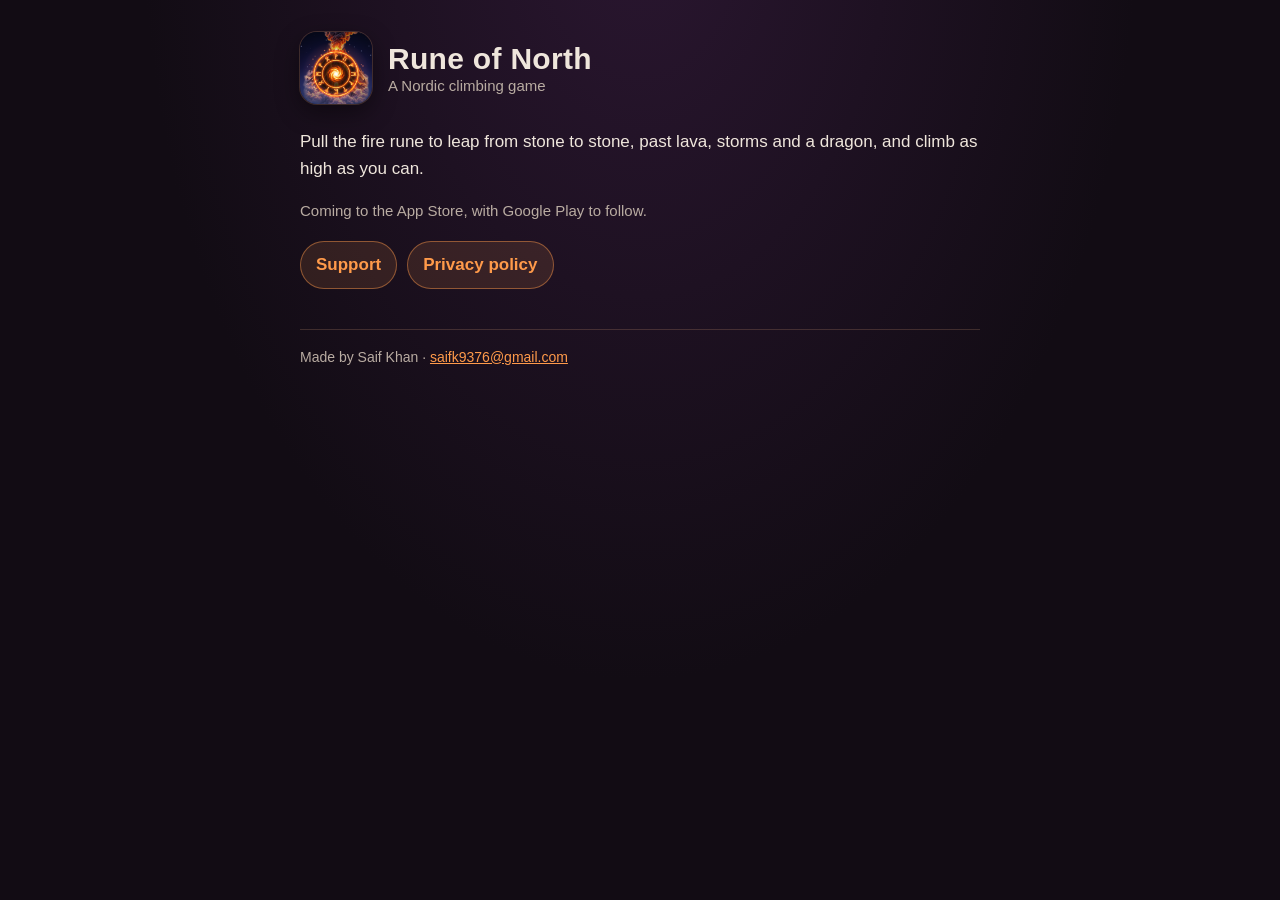
<file: index.html>
<!doctype html>
<html lang="en">
<head>
<meta charset="utf-8"><meta name="viewport" content="width=device-width,initial-scale=1">
<title>Rune of North</title>
<meta name="description" content="Rune of North, a Nordic climbing game for iPhone.">
<link rel="icon" href="/assets/rune-of-north-icon.png">
<link rel="stylesheet" href="/assets/site.css">
</head>
<body><main>
<header><img src="/assets/rune-of-north-icon.png" alt="Rune of North icon"><h1>Rune of North<small>A Nordic climbing game</small></h1></header>
<p>Pull the fire rune to leap from stone to stone, past lava, storms and a dragon, and climb as high as you can.</p>
<p class="dim">Coming to the App Store, with Google Play to follow.</p>
<div class="links"><a href="/rune-of-north/">Support</a><a href="/rune-of-north/privacy/">Privacy policy</a></div>
<footer>Made by Saif Khan · <a href="mailto:saifk9376@gmail.com">saifk9376@gmail.com</a></footer>
</main></body>
</html>
</file>
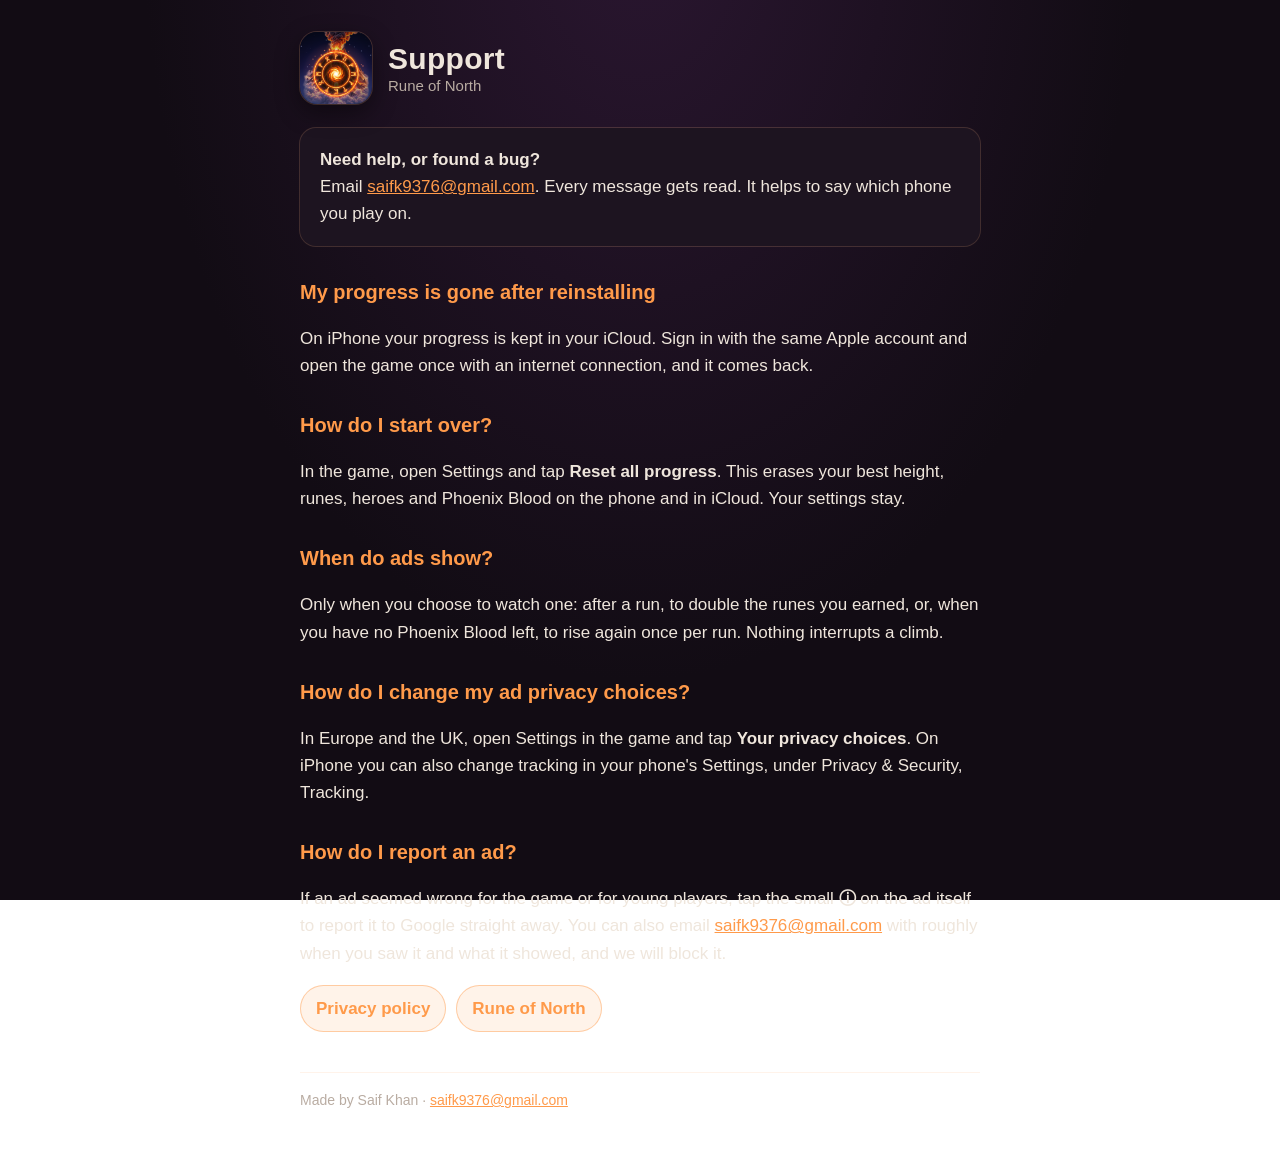
<file: rune-of-north/index.html>
<!doctype html>
<html lang="en">
<head>
<meta charset="utf-8"><meta name="viewport" content="width=device-width,initial-scale=1">
<title>Rune of North support</title>
<meta name="description" content="Help and contact for Rune of North.">
<link rel="icon" href="/assets/rune-of-north-icon.png">
<link rel="stylesheet" href="/assets/site.css">
</head>
<body><main>
<header><img src="/assets/rune-of-north-icon.png" alt="Rune of North icon"><h1>Support<small>Rune of North</small></h1></header>
<div class="card"><b>Need help, or found a bug?</b><br>Email <a href="mailto:saifk9376@gmail.com">saifk9376@gmail.com</a>. Every message gets read. It helps to say which phone you play on.</div>
<h2>My progress is gone after reinstalling</h2>
<p>On iPhone your progress is kept in your iCloud. Sign in with the same Apple account and open the game once with an internet connection, and it comes back.</p>
<h2>How do I start over?</h2>
<p>In the game, open Settings and tap <b>Reset all progress</b>. This erases your best height, runes, heroes and Phoenix Blood on the phone and in iCloud. Your settings stay.</p>
<h2>When do ads show?</h2>
<p>Only when you choose to watch one: after a run, to double the runes you earned, or, when you have no Phoenix Blood left, to rise again once per run. Nothing interrupts a climb.</p>
<h2>How do I change my ad privacy choices?</h2>
<p>In Europe and the UK, open Settings in the game and tap <b>Your privacy choices</b>. On iPhone you can also change tracking in your phone's Settings, under Privacy &amp; Security, Tracking.</p>
<h2 id="report-an-ad">How do I report an ad?</h2>
<p>If an ad seemed wrong for the game or for young players, tap the small <b>&#9432;</b> on the ad itself to report it to Google straight away. You can also email <a href="mailto:saifk9376@gmail.com?subject=Rune%20of%20North%3A%20an%20ad">saifk9376@gmail.com</a> with roughly when you saw it and what it showed, and we will block it.</p>
<div class="links"><a href="/rune-of-north/privacy/">Privacy policy</a><a href="/">Rune of North</a></div>
<footer>Made by Saif Khan · <a href="mailto:saifk9376@gmail.com">saifk9376@gmail.com</a></footer>
</main></body>
</html>
</file>
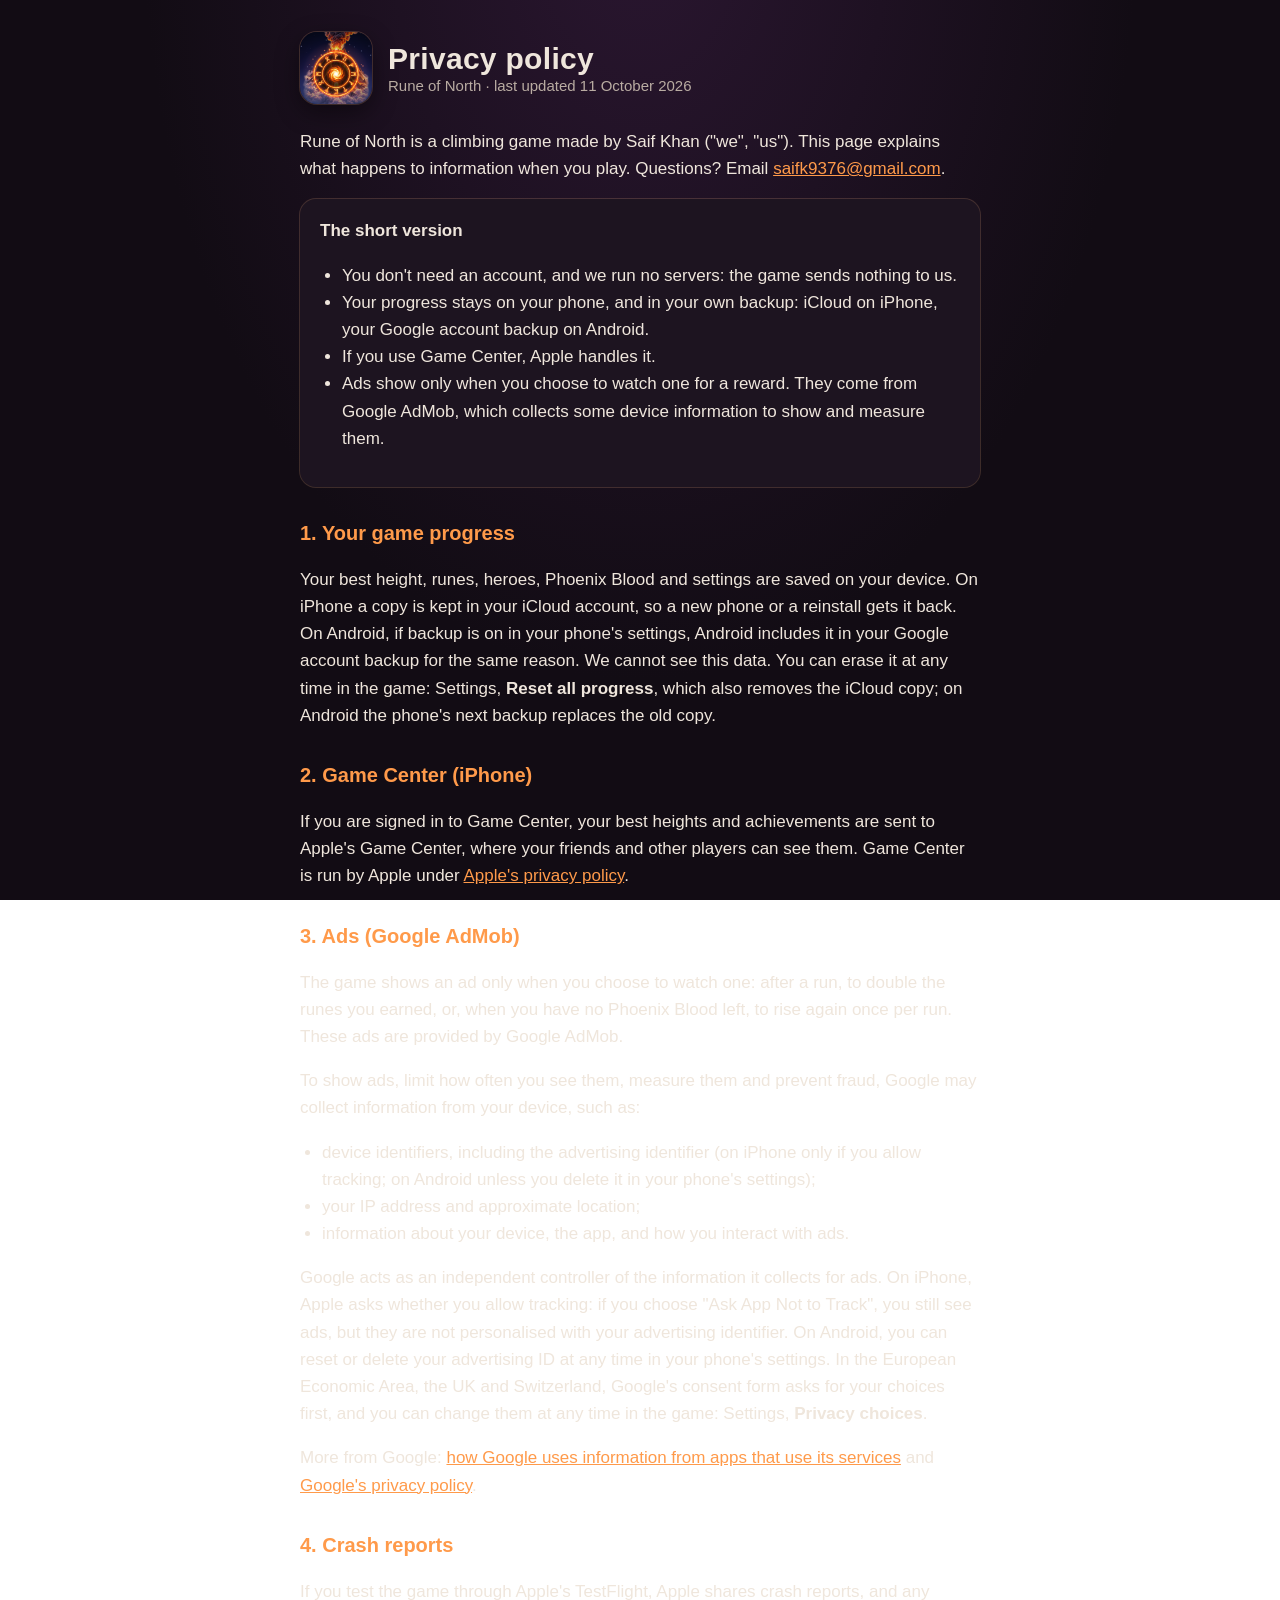
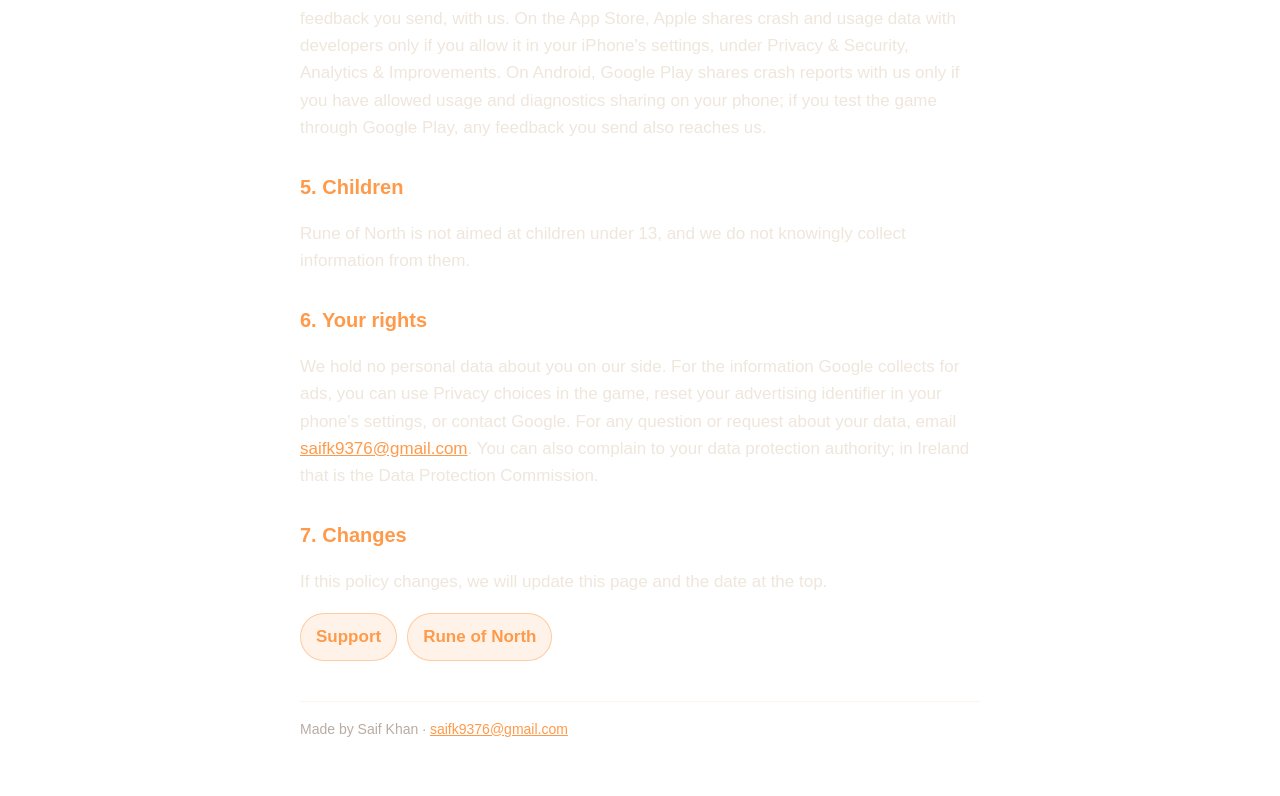
<file: rune-of-north/privacy/index.html>
<!doctype html>
<html lang="en">
<head>
<meta charset="utf-8"><meta name="viewport" content="width=device-width,initial-scale=1">
<title>Rune of North privacy policy</title>
<meta name="description" content="How Rune of North handles information.">
<link rel="icon" href="/assets/rune-of-north-icon.png">
<link rel="stylesheet" href="/assets/site.css">
</head>
<body><main>
<header><img src="/assets/rune-of-north-icon.png" alt="Rune of North icon"><h1>Privacy policy<small>Rune of North · last updated 11 October 2026</small></h1></header>
<p>Rune of North is a climbing game made by Saif Khan ("we", "us"). This page explains what happens to information when you play. Questions? Email <a href="mailto:saifk9376@gmail.com">saifk9376@gmail.com</a>.</p>
<div class="card"><b>The short version</b>
<ul>
<li>You don't need an account, and we run no servers: the game sends nothing to us.</li>
<li>Your progress stays on your phone, and in your own backup: iCloud on iPhone, your Google account backup on Android.</li>
<li>If you use Game Center, Apple handles it.</li>
<li>Ads show only when you choose to watch one for a reward. They come from Google AdMob, which collects some device information to show and measure them.</li>
</ul></div>
<h2>1. Your game progress</h2>
<p>Your best height, runes, heroes, Phoenix Blood and settings are saved on your device. On iPhone a copy is kept in your iCloud account, so a new phone or a reinstall gets it back. On Android, if backup is on in your phone's settings, Android includes it in your Google account backup for the same reason. We cannot see this data. You can erase it at any time in the game: Settings, <b>Reset all progress</b>, which also removes the iCloud copy; on Android the phone's next backup replaces the old copy.</p>
<h2>2. Game Center (iPhone)</h2>
<p>If you are signed in to Game Center, your best heights and achievements are sent to Apple's Game Center, where your friends and other players can see them. Game Center is run by Apple under <a href="https://www.apple.com/legal/privacy/">Apple's privacy policy</a>.</p>
<h2>3. Ads (Google AdMob)</h2>
<p>The game shows an ad only when you choose to watch one: after a run, to double the runes you earned, or, when you have no Phoenix Blood left, to rise again once per run. These ads are provided by Google AdMob.</p>
<p>To show ads, limit how often you see them, measure them and prevent fraud, Google may collect information from your device, such as:</p>
<ul>
<li>device identifiers, including the advertising identifier (on iPhone only if you allow tracking; on Android unless you delete it in your phone's settings);</li>
<li>your IP address and approximate location;</li>
<li>information about your device, the app, and how you interact with ads.</li>
</ul>
<p>Google acts as an independent controller of the information it collects for ads. On iPhone, Apple asks whether you allow tracking: if you choose "Ask App Not to Track", you still see ads, but they are not personalised with your advertising identifier. On Android, you can reset or delete your advertising ID at any time in your phone's settings. In the European Economic Area, the UK and Switzerland, Google's consent form asks for your choices first, and you can change them at any time in the game: Settings, <b>Privacy choices</b>.</p>
<p>More from Google: <a href="https://policies.google.com/technologies/partner-sites">how Google uses information from apps that use its services</a> and <a href="https://policies.google.com/privacy">Google's privacy policy</a>.</p>
<h2>4. Crash reports</h2>
<p>If you test the game through Apple's TestFlight, Apple shares crash reports, and any feedback you send, with us. On the App Store, Apple shares crash and usage data with developers only if you allow it in your iPhone's settings, under Privacy &amp; Security, Analytics &amp; Improvements. On Android, Google Play shares crash reports with us only if you have allowed usage and diagnostics sharing on your phone; if you test the game through Google Play, any feedback you send also reaches us.</p>
<h2>5. Children</h2>
<p>Rune of North is not aimed at children under 13, and we do not knowingly collect information from them.</p>
<h2>6. Your rights</h2>
<p>We hold no personal data about you on our side. For the information Google collects for ads, you can use Privacy choices in the game, reset your advertising identifier in your phone's settings, or contact Google. For any question or request about your data, email <a href="mailto:saifk9376@gmail.com">saifk9376@gmail.com</a>. You can also complain to your data protection authority; in Ireland that is the Data Protection Commission.</p>
<h2>7. Changes</h2>
<p>If this policy changes, we will update this page and the date at the top.</p>
<div class="links"><a href="/rune-of-north/">Support</a><a href="/">Rune of North</a></div>
<footer>Made by Saif Khan · <a href="mailto:saifk9376@gmail.com">saifk9376@gmail.com</a></footer>
</main></body>
</html>
</file>
<file: assets/site.css>
:root{--bg:#120c14;--card:#1d1420;--ink:#efe6dc;--dim:#b9aca2;--ember:#ff9a4a;--line:rgba(255,190,140,.18)}
*{box-sizing:border-box}
html{-webkit-text-size-adjust:100%}
body{margin:0;background:radial-gradient(ellipse at 50% -10%,#2a1630 0%,var(--bg) 55%) fixed;color:var(--ink);font:17px/1.6 -apple-system,BlinkMacSystemFont,"Segoe UI",Roboto,Helvetica,Arial,sans-serif}
main{max-width:720px;margin:0 auto;padding:32px 20px 56px}
header{display:flex;align-items:center;gap:16px;margin-bottom:24px}
header img{width:72px;height:72px;border-radius:17px;box-shadow:0 0 0 1px var(--line),0 8px 24px rgba(0,0,0,.45)}
h1{margin:0;font-size:30px;line-height:1.15;letter-spacing:.01em}
h1 small{display:block;font-size:15px;font-weight:500;color:var(--dim);letter-spacing:0}
h2{font-size:20px;margin:30px 0 6px;color:var(--ember)}
p,li{color:var(--ink)}
ul{padding-left:22px}
a{color:var(--ember)}
.card{background:var(--card);border-radius:16px;padding:18px 20px;box-shadow:0 0 0 1px var(--line);margin:16px 0}
.links{display:flex;flex-wrap:wrap;gap:10px;margin:18px 0}
.links a{display:inline-block;padding:10px 16px;border-radius:999px;background:rgba(255,154,74,.12);box-shadow:inset 0 0 0 1px rgba(255,154,74,.45);text-decoration:none;font-weight:600}
.dim{color:var(--dim);font-size:15px}
footer{margin-top:40px;color:var(--dim);font-size:14px;border-top:1px solid var(--line);padding-top:16px}
</file>
